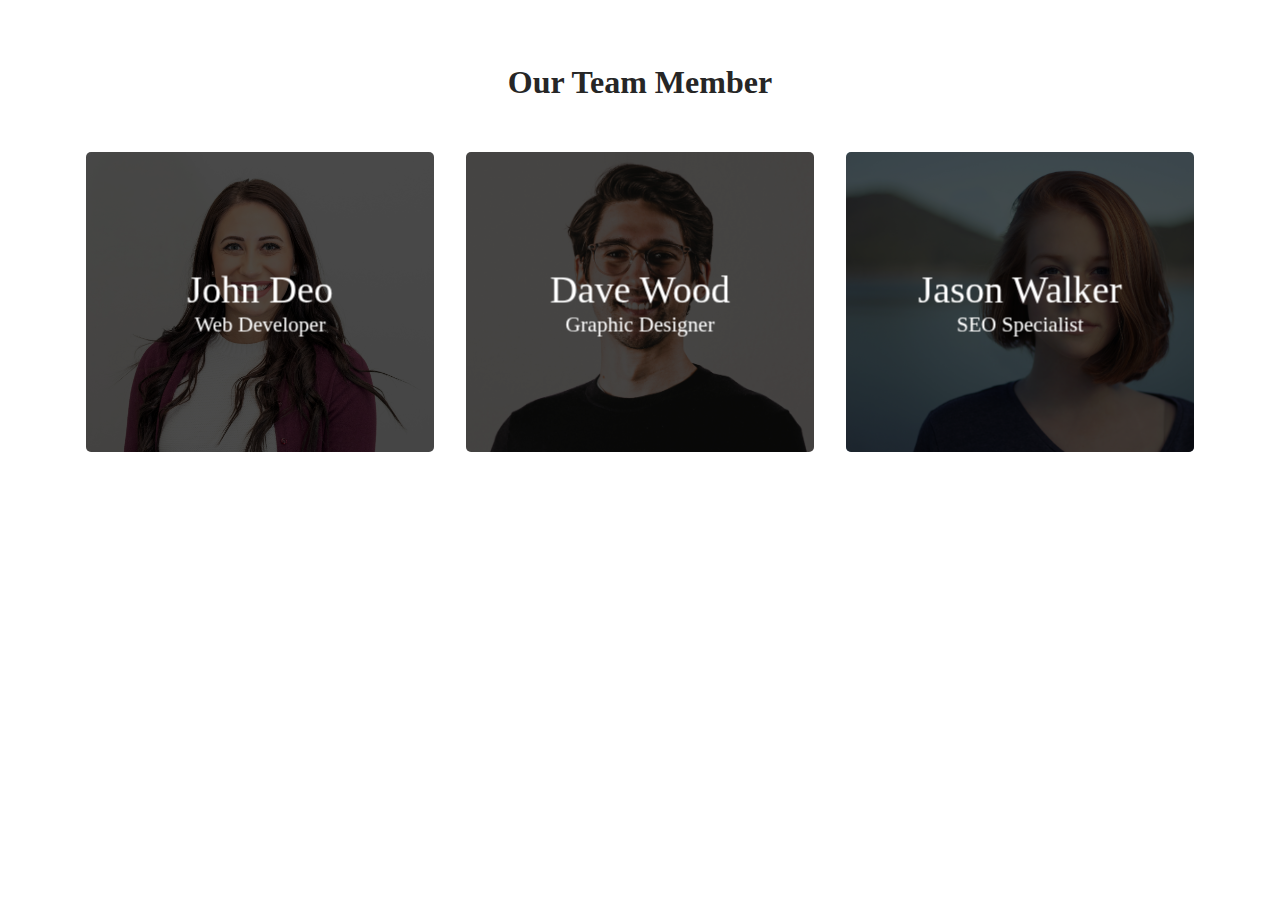
<file: Card-Flip-Animation/index.html>
<!-- 
    @project Card Flip Animation
    @author: Jalpa Gajjar  
-->
<!DOCTYPE html>
<html lang="en">
<head>
    <meta charset="UTF-8">
    <meta name="viewport" content="width=device-width, initial-scale=1.0">
    <title>Card Flip Animation</title>
    <link rel="stylesheet" href="style.css">
</head>
<body>
    <div class="wrapper">
        <h1>Our Team Member</h1>
        <div class="img-area">
            <div class="single-img">
                <div class="img-content">
                    <div class="front" style="background-image: url(img1.jpg);">
                        <div class="inner">
                            <p>John Deo</p>
                            <span>Web Developer</span>
                        </div>
                    </div>
                    <div class="back">
                        <div class="inner">
                            <p>I have been working in this sector for the last five years and served more than 1000 customers </p>
                        </div>
                    </div>
                </div>
            </div>
            <div class="single-img">
                <div class="img-content">
                    <div class="front" style="background-image: url(img2.jpg);">
                        <div class="inner">
                            <p>Dave Wood</p>
                            <span>Graphic Designer</span>
                        </div>
                    </div>
                    <div class="back">
                        <div class="inner">
                            <p>I have been working in this sector for the last five years and served more than 1000 customers </p>
                        </div>
                    </div>
                </div>
            </div>
            <div class="single-img">
                <div class="img-content">
                    <div class="front" style="background-image: url(img3.jpg);">
                        <div class="inner">
                            <p>Jason Walker</p>
                            <span>SEO Specialist</span>
                        </div>
                    </div>
                    <div class="back">
                        <div class="inner">
                            <p>I have been working in this sector for the last five years and served more than 1000 customers </p>
                        </div>
                    </div>
                </div>
            </div>
        </div>
    </div>
</body>
</html>
</file>
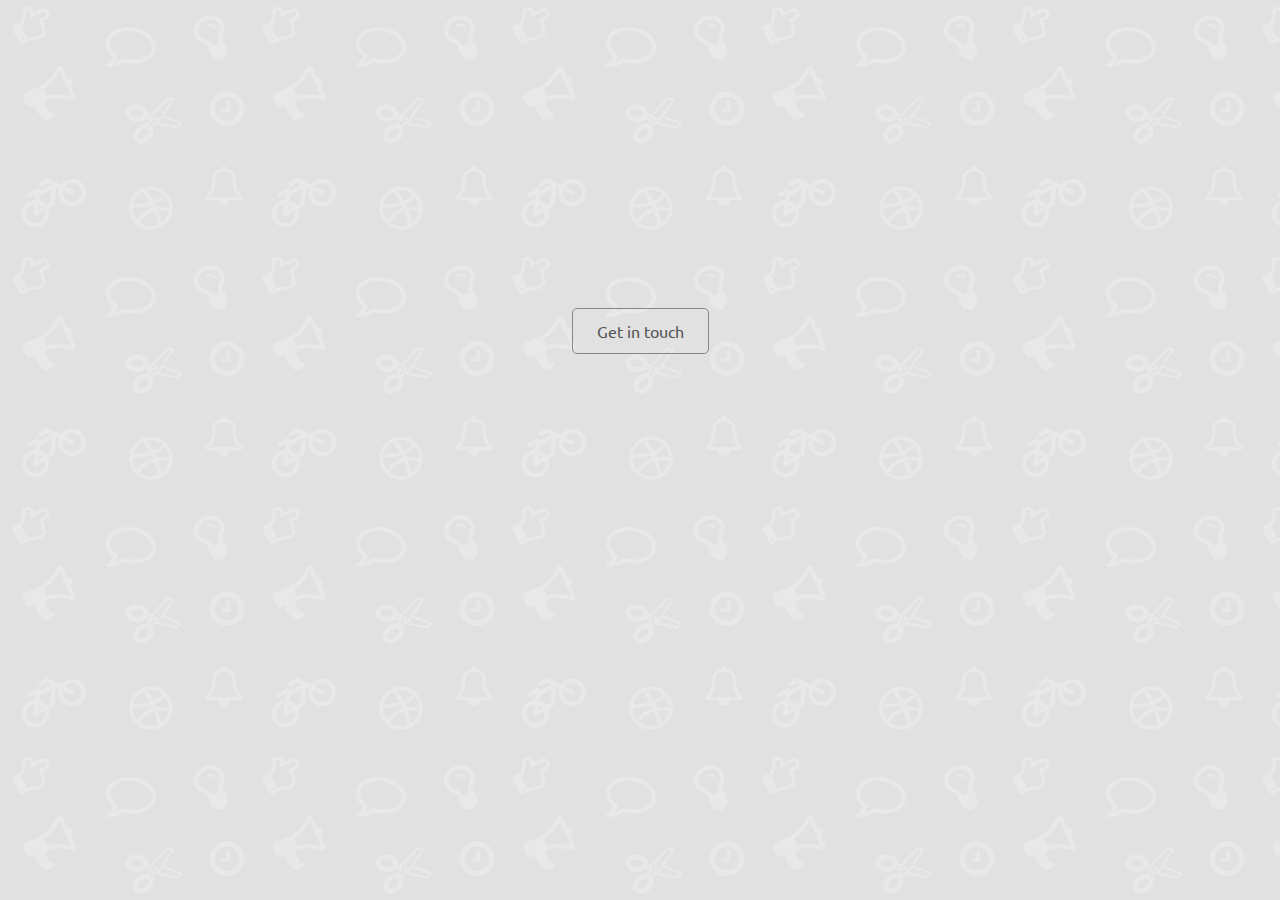
<file: Creative-CSS-Button-with-Ripple-Effect-master/index.html>
<!--
  @project Creative CSS Button with Ripple Effect
  @author: Jalpa Gajjar
-->
<!DOCTYPE html>
<html lang="en">

<head>
  <meta charset="UTF-8">
  <meta http-equiv="X-UA-Compatible" content="IE=edge">
  <meta name="viewport" content="width=device-width, initial-scale=1.0">
  <link rel="stylesheet" href="style.css">
  <title>Creative CSS Button Hover Effect</title>
</head>
  <body>
    <div class="btn-container">
      <a href="#" class="btn">Get in touch</a>
    </div>
  </body>
</html>
</file>
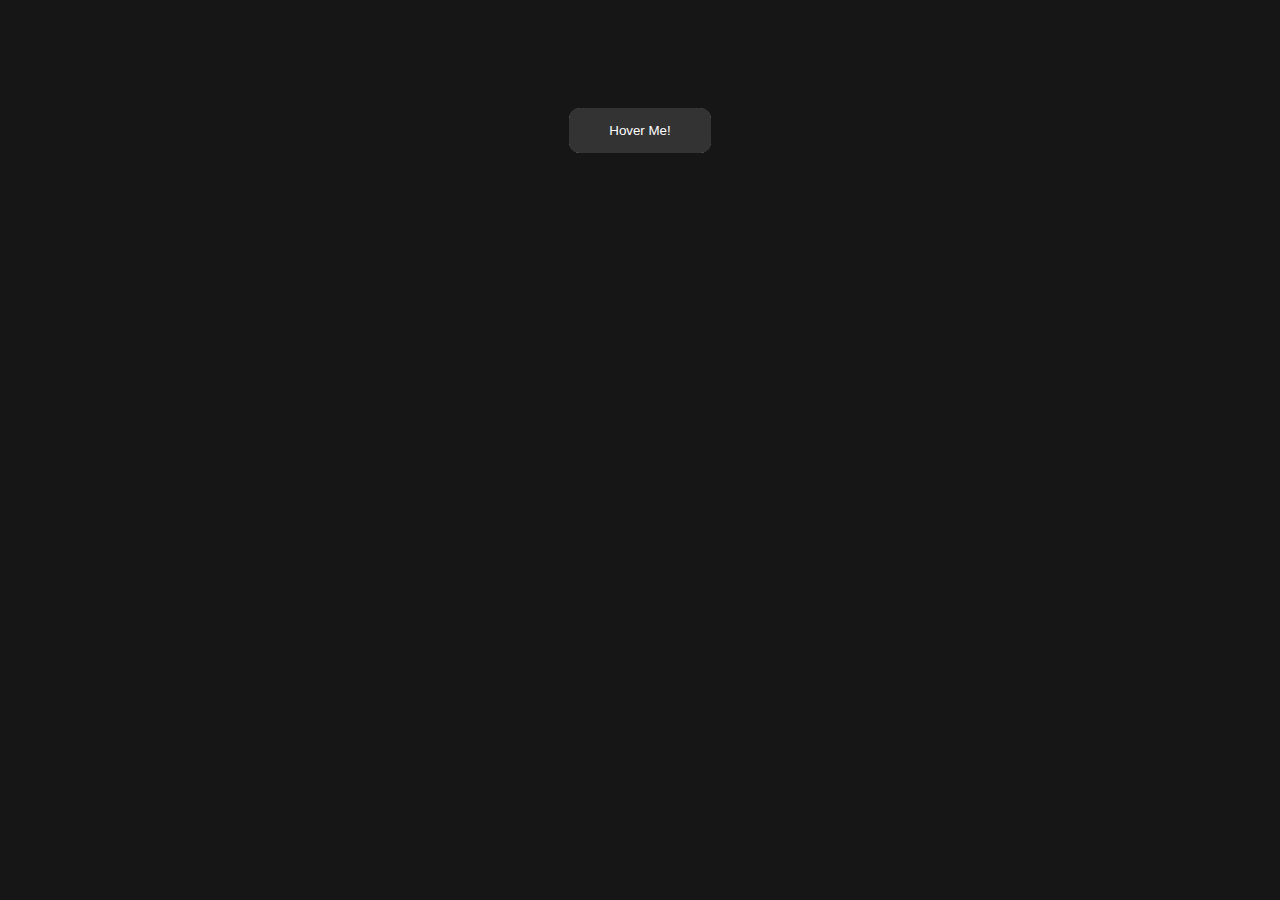
<file: CSS-Glowing-Button-master/index.html>
<!-- 
  Project: CSS Glowing Button
  Author: Jalpa Gajjar
 -->
<!DOCTYPE html>
<html lang="en">
<head>
  <meta charset="UTF-8">
  <meta http-equiv="X-UA-Compatible" content="IE=edge">
  <meta name="viewport" content="width=device-width, initial-scale=1.0">
  <link rel="stylesheet" href="style.css">
  <title>CSS Button Glow Effect</title>
</head>
<body>
  <button class="btn">Hover Me!</button>
</body>
</html>
</file>
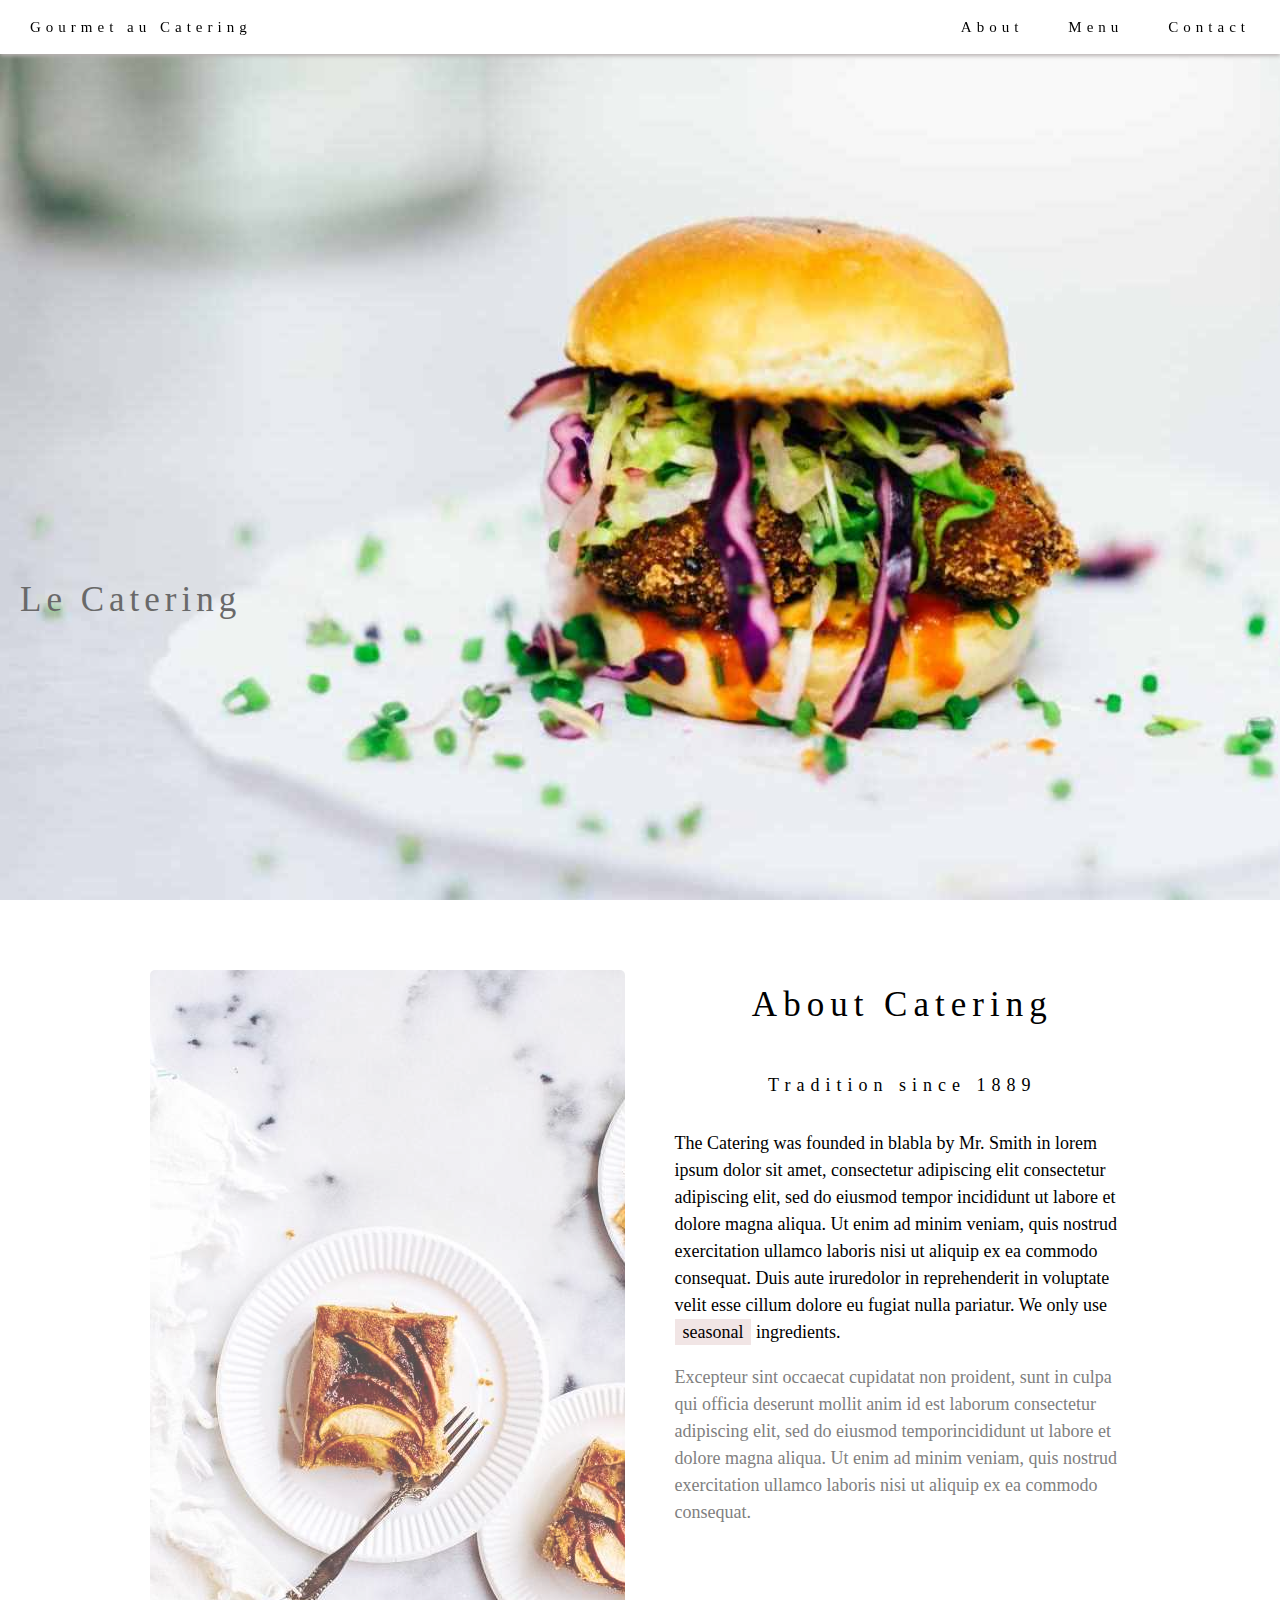
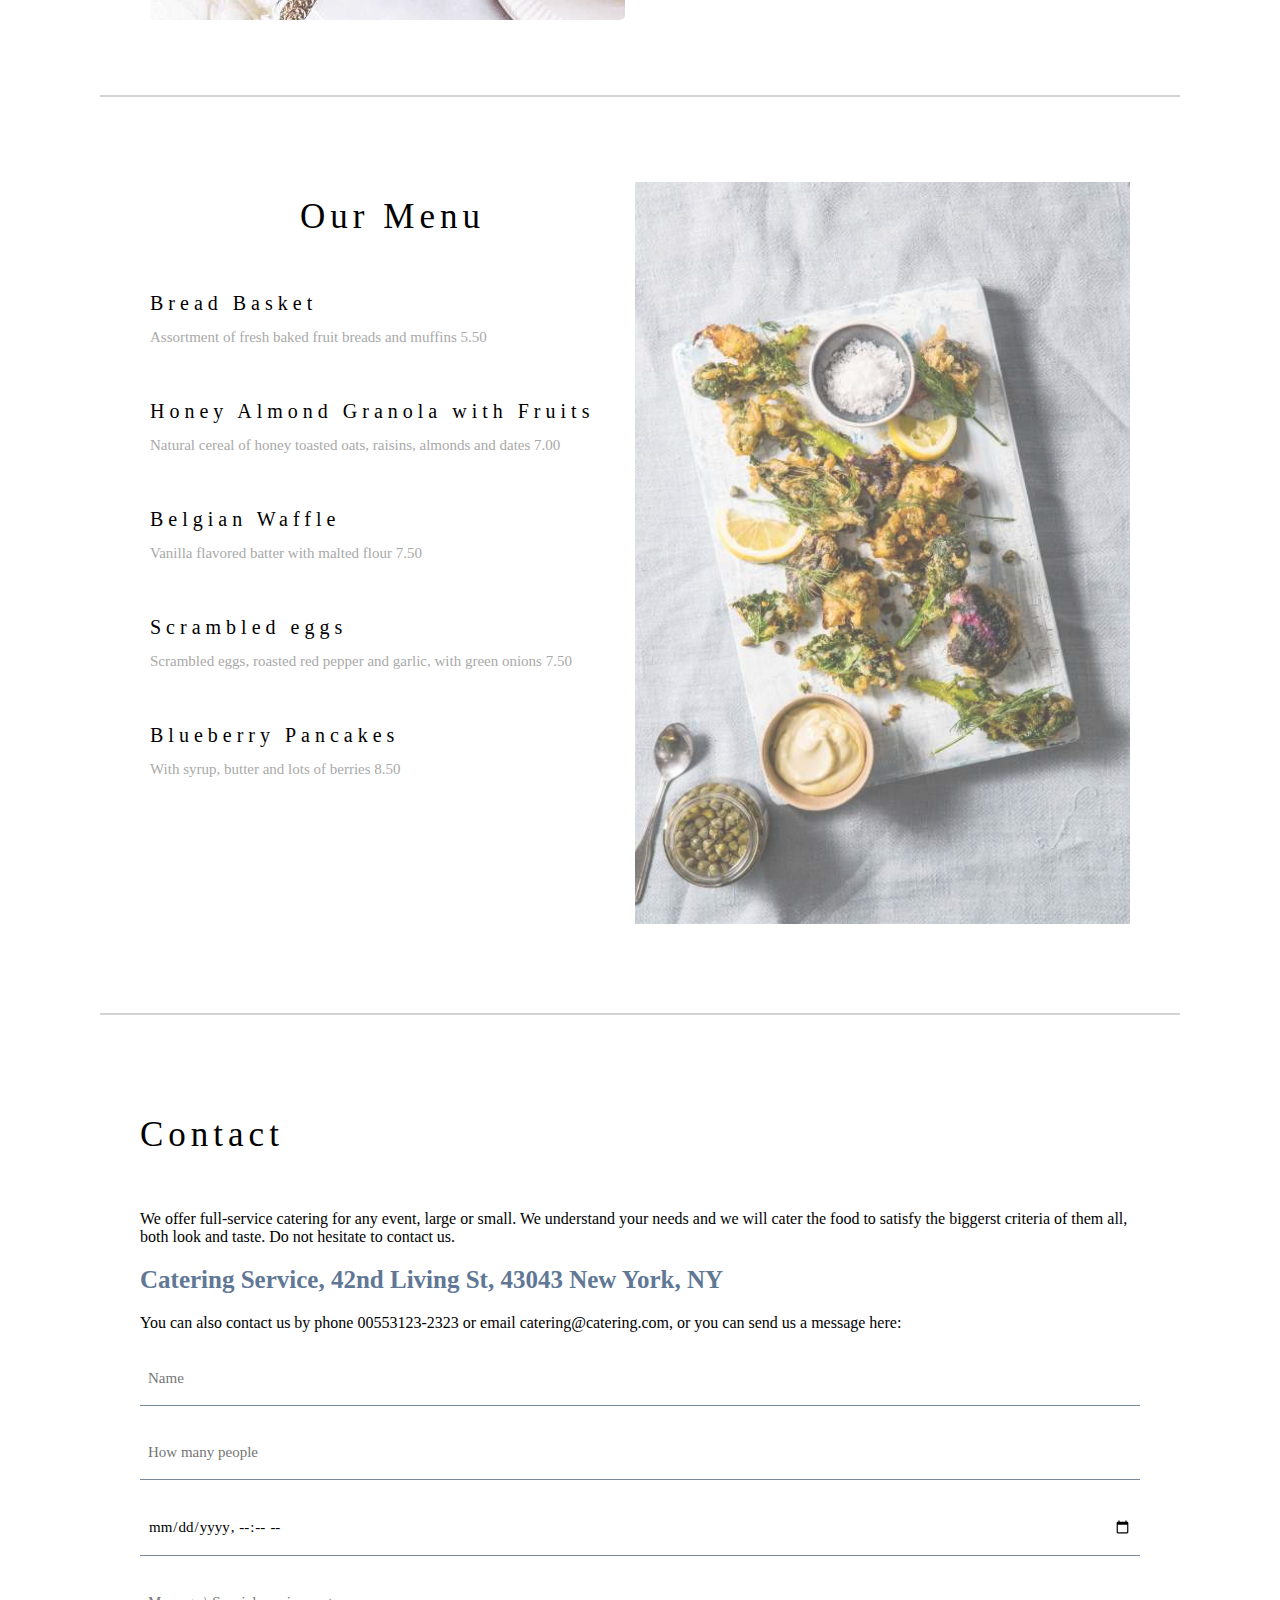
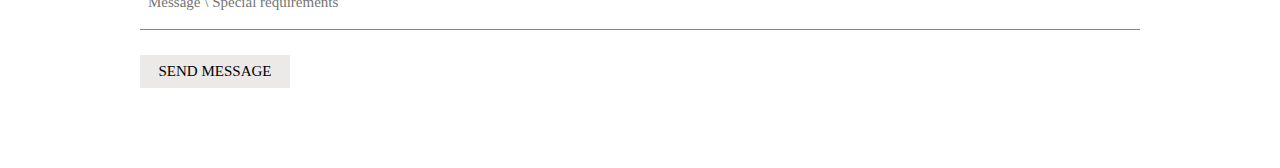
<file: Gourmet-Catering-Website/index.html>
<!-- 
    @project Gourmet Catering Website
    @author: Jalpa Gajjar 
-->
<!DOCTYPE html>
<html lang="en">
<head>
    <meta charset="UTF-8">
    <meta name="viewport" content="width=device-width, initial-scale=1.0">
    <title>Gourment Catering</title>
    <link rel="stylesheet" href="style.css">
    <link rel="stylesheet" href="media.css">
    <link rel="stylesheet" href="https://cdnjs.cloudflare.com/ajax/libs/font-awesome/6.5.2/css/all.min.css" integrity="sha512-SnH5WK+bZxgPHs44uWIX+LLJAJ9/2PkPKZ5QiAj6Ta86w+fsb2TkcmfRyVX3pBnMFcV7oQPJkl9QevSCWr3W6A==" crossorigin="anonymous" referrerpolicy="no-referrer" />
</head>
<body>
    <!-- Navigation bar -->
    <header class="container1">
        <nav class="full_nav">
            <a id="logo" href="#home">Gourmet au Catering</a>
            <input type="checkbox" name="" id="checkbtn">
            <label for="checkbtn" class="btn">
                <i class="fa-solid fa-bars fa-xl"></i>
            </label>
            <ul class="navigation">
                <li><a href="#about">About</a></li>
                <li><a href="#menu">Menu</a></li>
                <li><a href="#contact">Contact</a></li>
            </ul>
        </nav>
        <h1>Le Catering</h1>
    </header>
    <!--Header  -->
    <!-- <div class="bgimg">
            <img src="image/hamburger.jpg" alt="">
        </div> -->
    <div class="container3">
        <div class="image">
            <!-- <img src="../Gourmet Catering Template/image/tablesetting2.jpg" alt=""> -->
        </div>
        <div class="data1">
            <h1>About Catering</h1>
            <h5>Tradition since 1889</h5>
            <p>The Catering was founded in blabla by Mr. Smith in lorem ipsum dolor sit amet,
                consectetur adipiscing elit consectetur adipiscing elit,
                sed do eiusmod tempor incididunt ut labore et dolore magna aliqua.
                Ut enim ad minim veniam, quis nostrud exercitation ullamco laboris nisi ut aliquip ex ea commodo
                consequat.
                Duis aute iruredolor in reprehenderit in voluptate velit esse cillum dolore eu fugiat nulla pariatur.
                We only use <span id="sea">seasonal</span> ingredients.
            </p> <br>
            <p id="para">Excepteur sint occaecat cupidatat non proident, sunt in culpa qui officia deserunt mollit anim
                id est
                laborum consectetur adipiscing elit, sed do eiusmod temporincididunt ut labore et dolore magna aliqua.
                Ut enim ad minim veniam, quis nostrud exercitation ullamco laboris nisi ut aliquip ex ea commodo
                consequat.
            </p>
        </div>
    </div>
    <div class="line"></div>
    <!-- <hr class="line">  -->
    <div class="container4">
        <div class="data2">
            <h1>Our Menu</h1>
            <h5>Bread Basket</h5>
            <p>Assortment of fresh baked fruit breads and muffins 5.50</p>
            <h5>Honey Almond Granola with Fruits</h5>
            <p>Natural cereal of honey toasted oats, raisins, almonds and dates 7.00</p>
            <h5>Belgian Waffle</h5>
            <p>Vanilla flavored batter with malted flour 7.50</p>
            <h5>Scrambled eggs</h5>
            <p>Scrambled eggs, roasted red pepper and garlic, with green onions 7.50</p>
            <h5>Blueberry Pancakes</h5>
            <p>With syrup, butter and lots of berries 8.50</p>
        </div>
        <div class="image1">
            <!-- <img src="../Gourmet Catering Template/image/tablesetting.jpg" alt=""> -->
            <img src="image/tablesetting.jpg" alt="" width="100%" class="table_img">
        </div>
        <!-- <div class="img1"></div>  -->
    </div>
    <div class="line"></div>
    <!--<hr> -->
    <!-- form section  -->
    <div class="container5">
        <h1>Contact</h1>
        <p>We offer full-service catering for any event, large or small. We understand your needs and we will cater the
            food to satisfy the biggerst criteria of them all, both look and taste. Do not hesitate to contact us.</p>
        <p id="para1">Catering Service, 42nd Living St, 43043 New York, NY</p>
        <p>You can also contact us by phone 00553123-2323 or email catering@catering.com, or you can send us a message
            here:</p>
        <input type="text" placeholder="Name">
        <input type="text" placeholder="How many people">
        <input type="datetime-local">
        <!-- <span><i class="fa-regular fa-calendar"></i></span>  -->
        <!-- <hr> -->
        <input type=" text" placeholder="Message \ Special requirements">
        <!-- <hr> -->
        <div class="send">SEND MESSAGE</div>
    </div>
</body>
</html>
</file>
<file: Card-Flip-Animation/style.css>
/*  
    @project Card Flip Animation
    @author: Jalpa Gajjar   
*/
*{
    margin: 0;
    padding: 0;
    box-sizing: border-box;
}
h1{
    font-size: 32px;
    font-family: big john;
    color: #262626;
    text-align: center;
    margin-bottom: 3%;
}
.wrapper{
    width: 90%;
    margin: 5% auto;
}
.img-area{
    display: -webkit-flex;
    display: -moz-flex;
    display: -ms-flex;
    display: -o-flex;
    display: flex;
    flex-wrap: wrap;
    justify-content: center;
}
.single-img{
    width: calc(33% - 2rem);
    margin: 16px;
    cursor: pointer;
}
.img-content{
    transform-style: preserve-3d;
    perspective: 1000px;
}
.front, .back{
    min-height: 300px;
    height: auto;
    border-radius: 5px;
    color: #fff;
    -webkit-background-size: cover ;
    background-size: cover;
    transition: transform 0.7s cubic-bezier(0.4, 0.2, 0.2, 1);
    backface-visibility: hidden;
    text-align: center;
    font-size: 22px;
}
.back{
    background-color: crimson;
}
.front:after{
    position: absolute;
    top: 0;
    left: 0;
    z-index: 1;
    width: 100%;
    height: 100%;
    content: '';
    display: block;
    opacity: 0.7;
    background-color: #000;
    backface-visibility: hidden;
    border-radius: 5px;
}
.back{
    text-shadow: 1px 1px #000;
    font-family: poppins;
    position: absolute;
    top: 0;
    left: 0;
    width: 100%;
}
.inner{
    transform: translateY(-50%) translateZ(60px) scale(0.9);
    top: 50%;
    position: absolute;
    left: 0;
    width: 100%;
    padding: 2rem;
    box-sizing: border-box;
    perspective: inherit;
    z-index: 2;
}
.front .inner p{
    position: relative;
    font-family: baloo;
    font-size: 40px;
}
.img-content .back{
    transform: rotateY(180deg);
    transform-style: preserve-3d;
}
.img-content:hover .back{
    transform: rotateY(0deg);
    transform-style: preserve-3d;
}
.img-content .front{
    transform: rotateY(0deg);
    transform-style: preserve-3d;
}
.img-content:hover .front{
    transform: rotateY(-180deg);
    transform-style: preserve-3d;
}
</file>
<file: Creative-CSS-Button-with-Ripple-Effect-master/style.css>
/* 
  @project: Creative CSS Button with Ripple Effect
  @author: Jalpa Gajjar 
*/

@import url(https://fonts.googleapis.com/css?family=Ubuntu:700&subset=latin,latin-ext);
/* Primary Color: #39BDA7 */

body {
  background: url(pattern.png);
  font-family: "Ubuntu", sans-serif;
  /* transform: scale(1.5); */
  overflow: hidden;
}

.btn-container {
  padding: 300px 0;
  text-align: center;
}

.btn {
  display: inline-block;
  padding: 12px 24px;
  border: 1px solid #888;
  border-radius: 5px;
  position: relative;
  color: #555;
  overflow: hidden;
  text-decoration: none;
  transition: .2s ease-in;
}

.btn::before {
  content: "";
  width: 140%;
  height: 180%;
  background-color: #39BDA722;
  position: absolute;
  left: 50%;
  top: 100%;
  transform: translateX(-50%) scaleX(1.25);
  border-radius: 50%;
  transition: .8s cubic-bezier(.55, 0, .1, 1);
  z-index: -1;
}

.btn::after {
  content: "";
  width: 160%;
  height: 190%;
  background-color: #39BDA7;
  position: absolute;
  left: 50%;
  top: 180%;
  transform: translateX(-50%) scaleX(1.45);
  border-radius: 50%;
  transition: .6s cubic-bezier(.55, 0, .1, 1);
  z-index: -1;
}

.btn:hover::before {
  top: -35%;
  background-color: #39BDA7;
  transform: translateX(-50%) scale(0.8);
}

.btn:hover::after {
  top: -45%;
  background-color: #39BDA7;
  transform: translateX(-50%) scale(0.8);
}

.btn:hover {
  color: #FFF;
  border: 1px solid #39BDA7;
}
</file>
<file: CSS-Glowing-Button-master/style.css>
/* 
  Project: CSS Glowing Button
  Author: Jalpa Gajjar
*/
html, body {
  display: flex;
  justify-content: center;
  align-items: center;
  background-color: #161616;
  overflow: hidden;
  /* transform: scale(1.5); */
}

/* button */
.btn {
  margin: 100px;
  padding: 15px 40px;
  border: none;
  outline: none;
  color: #FFF;
  cursor: pointer;
  position: relative;
  z-index: 0;
  border-radius: 12px;
}
.btn::after {
  content: "";
  z-index: -1;
  position: absolute;
  width: 100%;
  height: 100%;
  background-color: #333;
  left: 0;
  top: 0;
  border-radius: 10px;
}
 /* glow  */
.btn::before {
  content: "";
  background: linear-gradient(
    45deg,
    #FF0000, #FF7300, #FFFB00, #48FF00,
    #00FFD5, #002BFF, #FF00C8, #FF0000
  );
  position: absolute;
  top: -2px;
  left: -2px;
  background-size: 600%;
  z-index: -1;
  width: calc(100% + 4px);
  height:  calc(100% + 4px);
  filter: blur(8px);
  animation: glowing 20s linear infinite;
  transition: opacity .3s ease-in-out;
  border-radius: 10px;
  opacity: 0;
}

@keyframes glowing {
  0% {background-position: 0 0;}
  50% {background-position: 400% 0;}
  100% {background-position: 0 0;}
}

/* hover */
.btn:hover::before {
  opacity: 1;
}

.btn:active:after {
  background: transparent;
}

.btn:active {
  color: #000;
  font-weight: bold;
}
</file>
<file: Gourmet-Catering-Website/style.css>
/* 
    @project Gourmet Catering Website
    @author: Jalpa Gajjar 
*/
* {
    padding: 0;
    margin: 0;
    box-sizing: border-box;
    font-family: 'Times New Roman', Georgia, serif;
}
.container1{
    background-image: url(image/hamburger.jpg);
    background-size:cover;
    height: 100vh;
}
.full_nav{
    width: 100%;
    background-color: white;
    display: flex;
    flex-direction: row;
    justify-content: space-between;
    color: black;
    align-items:center;
    text-align: center;
    padding: 8px 20px;
    box-shadow: 0 2px 4px 0 rgb(185, 178, 178);
    position: fixed;
    top: 0;
    z-index: 1;    
}
.container1 #logo{
    font-size: 15px;
    font-weight: 50;
    text-align: center;
    letter-spacing: 5px;
    text-decoration: none;
    color: black;
    padding: 10px;
}
.container1 #logo:hover{
    display: inline; 
    background-color: rgb(219, 209, 209);
}
.btn i{
    color: black;
    text-align: center;
}
.btn,#checkbtn{
    display: none;
}
.btn{
    padding-right: 20px;
}
.navigation{
    display: flex;
    flex-direction: row;
    column-gap: 25px;
    justify-content:right; 
    transition: 3s all;
}

.navigation li{
    list-style-type: none;
    padding: 10px; 
}
.navigation li:hover{
    background-color: rgb(219, 209, 209);
}
.navigation a{
    font-size: 15px;
    text-align: center;
    color: black;
    text-decoration: none;
    letter-spacing: 5px;
}
.container1 h1{
    color: dimgray;
    padding-top: 580px;
    padding-left: 20px;
    padding-bottom: 50px; 
    padding-bottom: 800px;
    font-weight: 100;
    font-size: 35px;
    letter-spacing: 5px;  
}
.container3{
    width: 100%;
    display: flex;
    column-gap: 50px;
    padding: 70px 150px;
}
.image{
    background-image: url(image/tablesetting2.jpg);
    border-radius: 5px;
    width: 50%;
    height: 650px;
    opacity: 0.7;
}
.data1{
    width:48%;
    text-align: center;
}
.data1 h1{
    font-weight: 400;
    font-size: 35px;
    letter-spacing: 6px;
    line-height: 2;
}
.data1 h5{
    letter-spacing: 6px;
    font-weight: 200;
    font-size: 18px;
    line-height: 5;
}
.data1 p{
    text-align: start;
    line-height:1.5;
    font-size: 18px;
}
#sea{
    padding: 3px 8px;
    background-color: rgb(241, 229, 229);
}
#para{
    color: gray;
}
.line{
    margin: 5px 100px;
    border: 1px solid lightgrey ;
}
.container4{
    width: 100%;
    display: flex;
    padding: 80px 150px;
}
.data2{
    width: 50%;
    justify-content: left;
}
.data2 h1{
    font-weight: 400;
    font-size: 35px;
    letter-spacing: 5px;
    line-height: 2;
    text-align: center;
    
} 
.data2 h5{
    font-size: 20px;
    font-weight: 200;
    letter-spacing: 5px;
    padding-top: 40px;
    /* line-height: 3; */
}  
.data2 p{
    line-height: 3;
    font-weight: 100;
    font-size: 15px;
    text-align: left;
    color: darkgray;
    line-height: 3;
}
.table_img{
    height: auto;
}
.image1{
    background-repeat: no-repeat;
    border-radius: 5px;
    opacity: 0.7;
}
.container5{
    width: 100%;
    display: flex;
    flex-direction: column;
    row-gap: 20px;
    text-align: left;
    padding: 80px 140px;
}
.container5 h1{
    font-weight: 400;
    font-size: 35px;
    letter-spacing: 5px;
    line-height: 2;
    padding-bottom: 20px;
}

.container5 #para1{
    color: rgb(96, 119, 150);
    font-size: 25px;
    font-weight: 600;
}
.container5 input{
    border: none;
    padding: 18px 8px;
    border-bottom: 1px solid lightslategrey;
    align-items: center;
    font-size: 15px;
}
 .send{
    margin-top: 5px;
    padding: 8px 1px;
    width: 15%;
    background-color: rgb(236, 233, 233);
    text-align: center; 
     font-size: 15px;
}
</file>
<file: Gourmet-Catering-Website/media.css>
/* 
    @project Gourmet Catering Website
    @author: Jalpa Gajjar 
*/

/* Large devices (desktops, less than 1200px) */
@media (max-width: 1200px) { 
    .container1 h1{
        padding-top: 450px;
    }
    .container3{
        padding: 80px 80px;
    }
    .data1 h1{
        font-size: 30px;
        letter-spacing: 5px;
    }
    .data1 h5{
        letter-spacing: 3px;
        line-height: 5;
    }   
    .line{
        margin: 2px 60px;
    }
    .container4{
        padding: 80px 80px;
    }
    .data2 h1{
        font-size: 30px;
        letter-spacing: 5px;
    }
    .data2 h5{
        font-size: 20px;
        letter-spacing: 3px;
    }  
 }
/* Medium devices (tablets, less than 992px) */
@media (max-width: 992px) {
    .container1 {
        background-position: 25% 20%;
    }
    .container1 h1 {
        padding-top: 470px;
        padding-left: 20px;
    }
    .container3{
        padding: 60px 10px;
        column-gap: 1px;
    }
    .image{
        height: 450px;
        width: 50%;
        background-size: contain;
        background-position: top center;
        background-repeat: no-repeat;
        border-radius: 5px;
    }
    .data1 h1{
        line-height: 3;
        font-size: 30px;
        letter-spacing: 4px;
    }
    .data1 h5{
        letter-spacing: 4px;
        line-height: 3;
       
    }.data1 p{
        font-size: 17px;  
    }
    #para{
        content-visibility:hidden;
    }
    .line{
        margin: 2px 40px;
    }
    .container4{
        flex-direction: column;
        padding: 60px 20px;
    }
    .data2{
        width: 100%;
        padding-top: 30px;
    }
    .data2 h1{  
        font-size: 40px;
    } 
    .data2 h5{
        font-size: 20px;
    }  
    .data2 p{
        font-size: 17px;
    }
    .container5{        
        padding: 80px 20px;   
    }
    .container5 h1{
        font-size: 30px;
        letter-spacing: 4px;
        padding-bottom: 15px;
    }
    .container5 p{
        font-size: 15px;
        line-height: 1.3;
    }
    .container5 #para1{
        font-size: 17px;
        line-height: 1;
    }
    .container5 input{
        padding: 8px 6px;
        font-size: 15px;
    }
    .send{
        width: 20%;
        font-size: 12px;
    }
}
/* Small devices (landscape phones, less than 768px) */
@media (max-width: 768px) {
    .navigation {
        display: none;
    }
    .btn{
        display: block;
    }
    #checkbtn:checked~.navigation {
        height: 30vh;
        width: 100%;
        display: block;
        position: absolute;
        top: 60px;
        right: 0;
        background-color: white; 
        display: flex;
        flex-direction: column;
        justify-content: start;
        align-items: center;
    }
    .container1 {
        background-position: 30% ;
    }
    .container1 h1 {
        font-size: 30px;
        padding-top: 470px;
        padding-left: 20px;
    }
    .image{
        background-position: 70%;
    }
    .data1{
        padding-left: 10px;
    }
    .data1 h1{
        font-size: 25px;
        letter-spacing: 3px;
    }
    .data1 h5{
        letter-spacing: 3px;
        line-height: 3;
    }
    .data1 p{
        font-size: 17px;
    }
    .line{
        margin: 2px 50px;
    }
    .container5{        
        padding: 80px 15px;   
    }
    .container5 h1{
        font-size: 30px;
        letter-spacing: 4px;
        padding-bottom: 15px;
    }
    .container5 p{
        font-size: 13px;
        line-height: 1.3;
    }
    .container5 #para1{
        font-size: 15px;
        line-height: 1;
    }
    .container5 input{
        padding: 8px 6px;
        font-size: 13px;
    }
    .send{
        width: 20%;
        font-size: 11px;
    }
}
@media (max-width: 576px) {
    .container1 {
        background-position: 40% 20%;
    }
    .full_nav {
        padding: 8px 2px;
    }
    .container1 #logo {
        font-size: 14px;  
        letter-spacing: 3px;
        text-align: left;
        padding:10px 15px;
        width: 60%;
   }
    .container1 h1{
        font-size: 25px;
        padding-top: 600px;
    }
    .container3{
        padding: 30px 25px;
    }
    .image{
        display: none;
    }
    .data1{
        width: 100%;
   }
    .data1 h1{
        font-size: 25px;
        letter-spacing: 3px;
        line-height: 2;
    }
    .data1 h5{
        letter-spacing: 3px;
        line-height: 3;
        font-size: 16px;
    }
    .data1 p{
        font-size: 13px;
    }
    #para{
        content-visibility:visible;
    }
    .line{
        margin: 2px 20px;
        
    }
    .container4{
        padding-top: 50px;
     }
    .data2 h1{
         font-size: 30px;
         letter-spacing: 3px;
         line-height: 1;
     } 
     .data2 h5{
         font-size: 15px;
         letter-spacing: 3px;
         padding-bottom: 10px;
         line-height: 1.5;
     }  
     .data2 p{
         line-height: 1.5;
         font-size: 11px;
     }
     .image1{
        background-size:contain;
    }
    .container5{        
        padding: 80px 15px;   
    }
    .container5 h1{
        font-size: 30px;
        letter-spacing: 4px;
        padding-bottom: 15px;
    }
    .container5 p{
        font-size: 13px;
        line-height: 1.3;
    }
    .container5 #para1{
        font-size: 15px;
        line-height: 1;
    }
    .container5 input{
        padding: 8px 6px;
        font-size: 13px;
    }
    .send{
        width: 25%;
        font-size: 10px;
    }
}

@media (max-width: 350px) {
    .container1 h1 {
        padding-top: 700px;
        font-size: 15px;
   }
    .container1 #logo {
        font-size: 13px;
        letter-spacing: 2px;
        padding: 10px;
        width: 80%;
   }
    .container1 h1{
        padding-top: 600px;
    }
    .full_nav {
        padding: 8px 8px;   
    }
    .container3{
        padding: 30px 25px;
        display:flex;
        flex-direction: column;   
       
    }
    .image{
        display: none;
        
    }
    .data1{
        width: 100%;
       
    }
    .data1 h1{
        
        font-size: 25px;
        letter-spacing: 2px;
    }
    .data1 h5{
        letter-spacing: 2px;
        line-height: 4;
        font-size: 15px;
    }
    .data1 p{
        font-size: 15px;
    }
    #para{
        content-visibility:visible;
    }
    .line{
        margin: 2px 20px;
    }
    .container4{
       padding-top: 30px;
    }
    .data2 h1{
        font-size: 30px;
        letter-spacing: 3px;
        line-height: 1;
    } 
    .data2 h5{
        font-size: 15px;
        letter-spacing: 3px;
        padding-bottom: 10px;
        line-height: 1.5;
    }  
    .data2 p{
        line-height: 1.5;
        font-size: 11px;
  }
    .container5{        
        padding: 80px 15px;   
    }
    .container5 h1{
        font-size: 30px;
        letter-spacing: 4px;
        padding-bottom: 15px;
    }
    .container5 p{
        font-size: 12px;
    }
    .container5 #para1{
        font-size: 15px;
        
    }
    .container5 input{
        padding: 8px 6px;
        font-size: 12px;
    }
    .send{
        width: 30%;
        font-size: 10px;
    }
}
</file>
